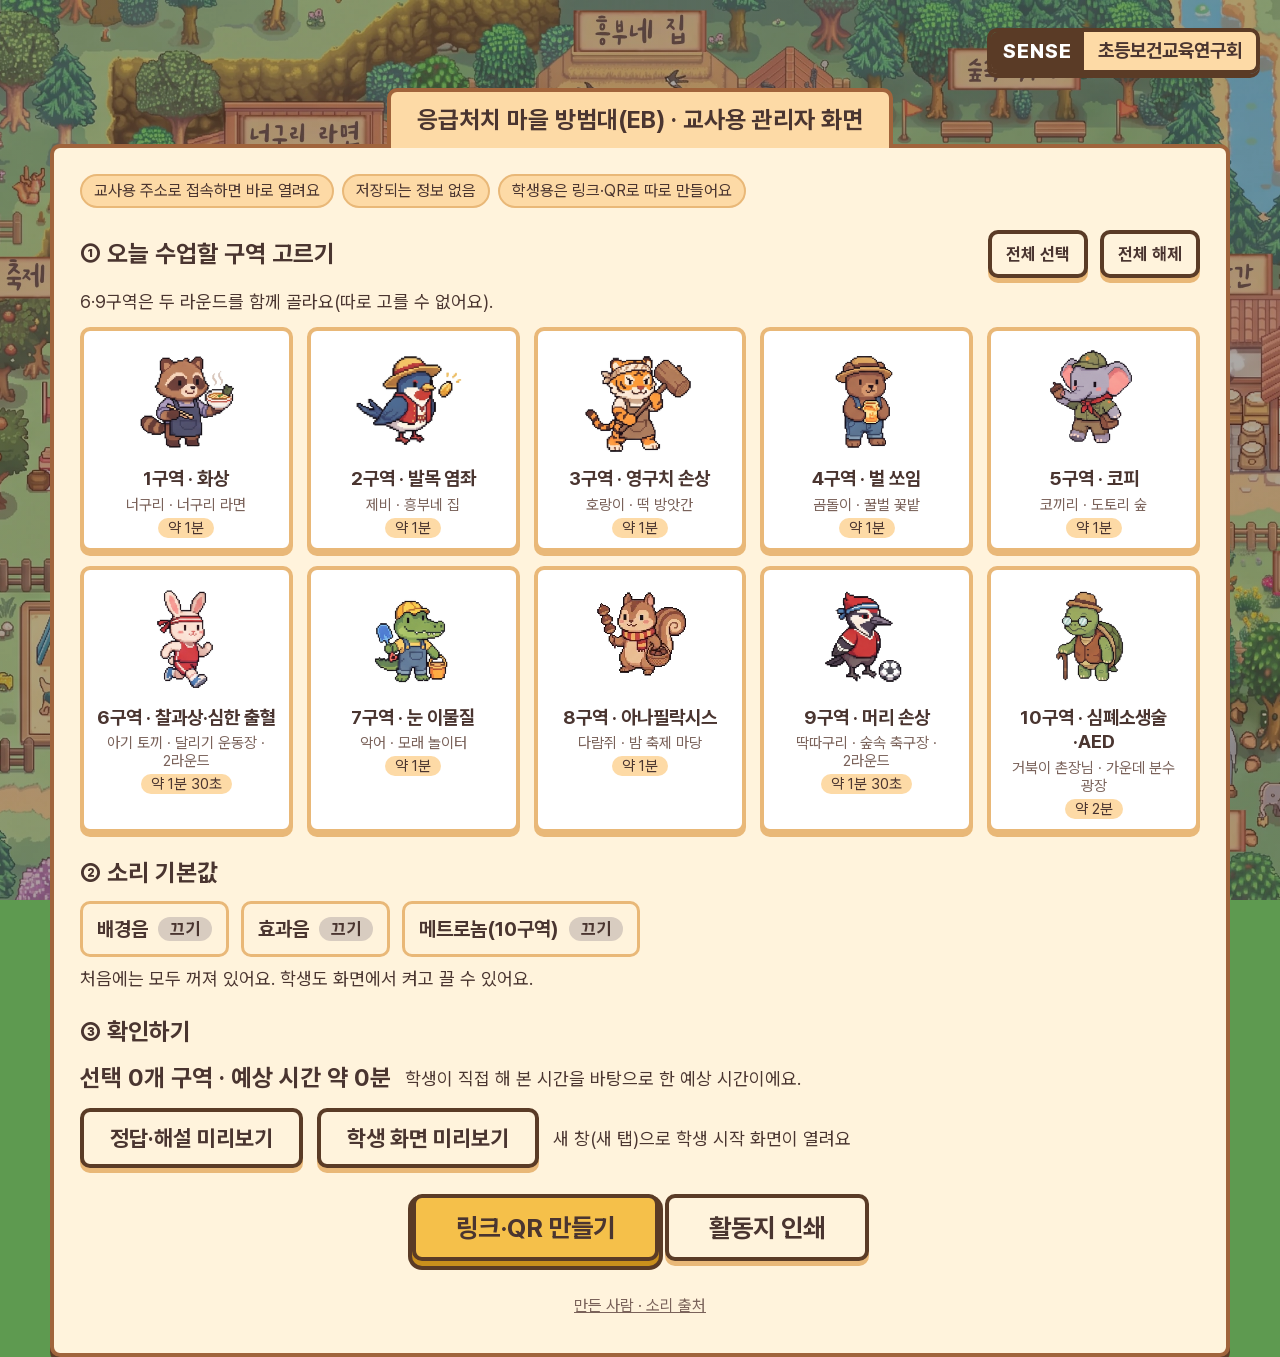
<file: index.html>
<!doctype html>
<html lang="ko">
<head>
<meta charset="utf-8">
<meta name="viewport" content="width=device-width, initial-scale=1, viewport-fit=cover">
<title>응급처치 마을 방범대(EB)</title>
<script>
  // 주소만 열었을 때(학생용 링크 정보가 하나도 없을 때)는 교사용 관리자 화면으로 보냄.
  // 교사가 만든 학생 링크(?z=…&s=…&v=…)로 들어오면 그대로 학생 시작 화면이 열림.
  if (!location.search) location.replace('teacher.html' + location.hash);
</script>
<link rel="stylesheet" href="css/fonts.css?v=20261111a">
<link rel="stylesheet" href="css/common.css?v=20261111a">
</head>
<body>

<!-- ① 시작 화면 -->
<section class="scene screen title-art" id="start">
  <div class="scene-main" style="flex-direction:column;gap:16px;padding:20px">
    <img class="title-card" src="assets/title/title_screen_small.webp" alt="">
    <h1 class="tab-title sr-only" id="appName" style="font-size:44px;padding:14px 36px;margin:0;border-bottom:var(--line) solid var(--wood);border-radius:var(--radius);box-shadow:var(--shadow)"></h1>
  </div>
  <div class="scene-bottom">
    <div class="actors title-actors">
      <div class="actor"><img class="pixel" src="assets/chars/director.png" alt="보건소장" data-scale="0.4"></div>
      <div class="actor right"><img class="pixel" src="assets/player/player_happy.png" alt="보건 대원"></div>
    </div>
    <div class="panel dialog">
      <span class="nametag" id="dirName"></span>
      <div class="row">
        <div class="line grow" id="welcome" style="min-height:0"></div>
        <button class="btn" id="goBtn"></button>
      </div>
    </div>
  </div>
  <!-- 오른쪽 위 연구회 이름표 (A안) -->
  <div class="sense-tag"><span class="s-en">SENSE</span><span class="s-ko">초등보건교육연구회</span></div>
</section>

<!-- ② 마을 지도 -->
<section class="village screen" id="village" hidden>
  <div class="world" id="world"></div>
  <div class="hud top-left"><div class="panel" id="solvedBox"></div><div class="panel" id="badgeCount"></div></div>
  <div class="badge-slots" id="badgeSlots"></div>
  <div class="hud top-right">
    <button class="btn small" id="quickBtn"></button>
    <button class="btn small" id="notebookBtn"></button>
    <button class="btn small secondary" id="soundBtnV"></button>
    <button class="btn small secondary" id="villageExitBtn"></button>
  </div>
  <div class="hud bottom-left"><span class="chip" id="moveHelp"></span></div>
  <div class="hud bottom"><button class="btn" id="helpBtn" hidden></button></div>
</section>

<!-- ③ 미션 (장소 배경) -->
<section class="scene screen" id="mission" hidden>
  <div class="scene-dim"></div>
  <div class="mission-bar">
    <div class="who"><img class="pixel" id="mWhoImg" alt=""><span class="zone" id="mZone"></span></div>
    <div class="todo" id="mSummary"></div>
    <span class="step-chip" id="mStep" hidden></span>
    <div class="top-tools">
      <button class="btn small secondary" id="soundBtnM"></button>
      <button class="btn small secondary" id="exitBtn"></button>
    </div>
  </div>
  <div class="scene-main" id="mMain"></div>
  <div class="scene-bottom">
    <div class="actors">
      <div class="actor" id="npcActor"><div class="bubble speech" id="npcBubble" hidden></div><img class="pixel" id="npcImg" alt=""></div>
      <div class="actor right" id="playerActor"><div class="bubble speech" id="playerBubble" hidden></div><img class="pixel" id="playerImg" alt="보건 대원"></div>
    </div>
    <div class="panel dialog" id="mDialog">
      <span class="nametag" id="mName"></span>
      <div class="row">
        <div class="grow">
          <div class="line" id="mLine" style="min-height:0"></div>
          <div class="note" id="mNote"></div>
          <div class="buttons" id="mReplies"></div>
        </div>
        <div id="mAction"></div>
      </div>
      <span class="next" id="mNext" hidden></span>
    </div>
  </div>
</section>

<div class="rotate-hint"><div class="big">📱↻</div><div>휴대폰은 세로로 돌려 주세요</div></div>

<script src="content.js?v=20261116a"></script>
<script src="js/common.js?v=20261111a"></script>
<script src="js/scene.js?v=20261111a"></script>
<script src="js/app.js?v=20261111a"></script>
<script src="js/village.js?v=20261111a"></script>
<script src="js/mission.js?v=20261111a"></script>
<script src="js/cpr.js?v=20261111a"></script>
<script>App.init();</script>
</body>
</html>
</file>
<file: css/fonts.css>
/* 갈무리 글꼴 (v2.40.4, SIL Open Font License – assets/fonts/Galmuri-LICENSE-OFL.txt)
   사이트 안에 글꼴 파일을 함께 넣어 두어, 학교망에서 글꼴 사이트가 막혀도 그대로 보입니다. */
@font-face { font-family: Galmuri11; font-weight: 400; font-display: swap; src: url('../assets/fonts/Galmuri11.woff2') format('woff2'); }
@font-face { font-family: Galmuri11; font-weight: 700; font-display: swap; src: url('../assets/fonts/Galmuri11-Bold.woff2') format('woff2'); }
@font-face { font-family: Galmuri9;  font-weight: 400; font-display: swap; src: url('../assets/fonts/Galmuri9.woff2') format('woff2'); }
</file>
<file: css/common.css>
/* =====================================================================
   응급처치 마을 방범대(EB) – 공통 디자인 (common.css)
   모든 화면(학생·교사)이 이 파일 하나를 함께 씁니다.
   화면마다 색·글꼴·버튼을 따로 만들지 않고, 여기 있는 것만 씁니다.
   색은 지도(map) 그림의 표지판·나무·잔디 색에서 뽑았습니다.
   글꼴: 학생 화면은 갈무리11·갈무리9 (픽셀, OFL 무료 글꼴) – css/fonts.css에서 불러옴
         교사용 화면·활동지는 프리텐다드 (OFL 무료 글꼴) – css/pretendard.css에서 불러옴
   ===================================================================== */

:root {
  /* 바탕 */
  --grass:      #8cc27a;   /* 잔디 */
  --grass-dark: #5e9a50;
  --paper:      #fff3dc;   /* 패널 안쪽 */
  --sign:       #fddaa6;   /* 지도 표지판 색 */
  --sign-dark:  #e9b878;

  /* 테두리·글자 */
  --wood:       #a0643c;   /* 표지판 나무 테두리 */
  --wood-dark:  #5a3b26;
  --ink:        #4a3530;   /* 기본 글자 (표지판 글자보다 진하게) */
  --ink-soft:   #7a625a;

  /* 상태 색 – 반드시 글자·아이콘과 함께 사용 */
  --ok:         #3f9a4e;   /* 정답 ✓ */
  --ok-bg:      #e3f4dc;
  --no:         #d9573a;   /* 오답 ✕ */
  --no-bg:      #fde4dc;
  --hint:       #3d84c6;   /* 힌트·안내 💡 */
  --hint-bg:    #e1effb;
  --gold:       #f5c04a;   /* 주요 버튼 */
  --gold-dark:  #c98f1c;

  /* 모양 */
  --line: 4px;             /* 굵은 픽셀 테두리 */
  --radius: 10px;
  --shadow: 0 5px 0 var(--wood-dark);

  /* 글꼴 */
  /* 팀 시안 글꼴: 제목·본문 모두 갈무리(픽셀, css/fonts.css). 제목·버튼·카드 이름은 굵게(700),
     작은 안내 글자는 Galmuri9. 글꼴을 못 불러오면 기기 기본 글꼴로 대신함 */
  --font-title: "Galmuri11", "Apple SD Gothic Neo", "Malgun Gothic", system-ui, sans-serif;
  --font-body:  "Galmuri11", "Apple SD Gothic Neo", "Malgun Gothic", "Noto Sans KR", system-ui, sans-serif;
  --font-small: "Galmuri9", "Galmuri11", system-ui, sans-serif;
}

* { box-sizing: border-box; }
html, body { margin: 0; height: 100%; }
body {
  background: var(--grass);
  color: var(--ink);
  font-family: var(--font-body);
  font-size: 22px;            /* 갈무리11은 11의 배수 크기에서 가장 또렷함 */
  line-height: 1.5;
  -webkit-tap-highlight-color: transparent;
  word-break: keep-all;       /* 한국어 단어 단위 줄바꿈 */
}

/* ---------- 그림: 확정 그림 그대로, 픽셀이 흐려지지 않게 ---------- */
img.pixel, .pixel img {
  image-rendering: pixelated;
  image-rendering: crisp-edges;
  -webkit-user-drag: none;
  user-select: none;
}
img { max-width: 100%; height: auto; }   /* 비율 유지 */

/* ---------- 패널 (표지판 모양) ---------- */
.panel {
  background: var(--paper);
  border: var(--line) solid var(--wood);
  border-radius: var(--radius);
  box-shadow: var(--shadow);
  padding: 16px 20px;
}
.panel.sign { background: var(--sign); }

/* ---------- 제목 ---------- */
.title, h1, h2, h3 { font-family: var(--font-title); font-weight: 700; margin: 0 0 8px; letter-spacing: 0; }
h1 { font-size: 34px; } h2 { font-size: 26px; } h3 { font-size: 22px; }

/* ---------- 버튼 ---------- */
.btn {
  font-family: var(--font-title); font-weight: 700;
  font-size: 22px;
  color: var(--ink);
  background: var(--gold);
  border: var(--line) solid var(--wood-dark);
  border-radius: var(--radius);
  box-shadow: 0 5px 0 var(--gold-dark), 0 5px 0 var(--line) var(--wood-dark);
  padding: 12px 26px;
  min-height: 60px;           /* 큰 터치 영역 */
  min-width: 60px;
  cursor: pointer;
  transition: transform .05s;
}
.btn:active { transform: translateY(4px); box-shadow: 0 1px 0 var(--gold-dark); }
.btn:disabled { opacity: .45; cursor: default; }
.btn.secondary { background: var(--paper); box-shadow: 0 5px 0 var(--sign-dark); }
.btn.small { font-size: 17px; min-height: 48px; padding: 6px 14px; }

/* ---------- 상단 미션 안내 바 ---------- */
.mission-bar {
  display: flex; align-items: center; gap: 14px;
  background: var(--sign);
  border-bottom: var(--line) solid var(--wood);
  padding: 8px 16px;
  min-height: 72px;
}
.mission-bar .who { display: flex; align-items: center; gap: 10px; }
.mission-bar .who img { width: 52px; height: 52px; object-fit: contain; }
.mission-bar .zone { font-family: var(--font-title); font-weight: 700; font-size: 22px; }
.mission-bar .todo { flex: 1; font-size: 19px; }
.step-chip {
  font-family: var(--font-title); font-size: 17px;
  background: var(--wood); color: #fff; border-radius: 999px; padding: 4px 12px;
}
.top-tools { display: flex; gap: 8px; }

/* ---------- 장소 화면 (주민 대화 · 구급가방 · O/X · 행동 선택 공통) ----------
   배경: 지도에서 그 구역 장소를 확대 (scene.js) + 살짝 어둡게
   위: 미션 안내 바 / 가운데: 문제(물품 카드·O/X 버튼·보기) / 아래: 주민·보건 대원 + 대화창 */
.scene {
  position: relative; width: 100%; height: 100vh; height: 100dvh; overflow: hidden;   /* dvh: 아이패드 사파리 주소창을 뺀 실제 높이 */
  background-color: var(--grass-dark); background-repeat: no-repeat;
  display: flex; flex-direction: column;
}
.scene-dim { position: absolute; inset: 0; background: rgba(40, 28, 20, .38); pointer-events: none; }
.scene > *:not(.scene-dim) { position: relative; }
.scene-main { flex: 1; display: flex; align-items: flex-start; justify-content: center; padding: 10px clamp(20px, 19vw, 250px) 8px; min-height: 0; overflow-y: auto; overscroll-behavior: contain; }
/* 내용이 짧으면 가운데, 화면보다 길면 위에서부터 보이고 이 칸 안에서 스크롤 (대화창 뒤로 숨지 않게) */
.scene-main > * { margin-top: auto; margin-bottom: auto; }
.scene-bottom { position: relative; padding: 0 24px 20px; }
/* 주민(왼쪽) · 보건 대원(오른쪽): 대화창 위에 서 있고, 발끝 기준·같은 배율 */
.actors { position: absolute; left: 24px; right: 24px; bottom: calc(100% - 22px); display: flex; justify-content: space-between; align-items: flex-end; pointer-events: none; }
.actor { display: flex; flex-direction: column; align-items: flex-start; gap: 6px; }
.actor.right { align-items: flex-end; }
.actor img { display: block; }

/* 문제를 올려놓는 반투명 판 */
.board { background: rgba(255, 243, 220, .93); border: var(--line) solid var(--wood); border-radius: var(--radius); box-shadow: var(--shadow); padding: 16px 18px; }

/* ---------- 말풍선 ---------- */
.bubble {
  position: relative; background: #fff;
  border: 3px solid var(--wood-dark); border-radius: 14px;
  padding: 10px 16px; font-size: 19px; max-width: 230px;
}
.bubble::after {
  content: ""; position: absolute; left: 32px; bottom: -14px;
  border: 7px solid transparent; border-top-color: var(--wood-dark);
}

/* ---------- 대화창 (화면 아래) ---------- */
.dialog { position: relative; padding-top: 26px; }
.dialog .nametag {
  position: absolute; top: -14px; left: 18px;
  font-family: var(--font-title); font-size: 19px;
  background: var(--wood); color: #fff;
  border: 3px solid var(--wood-dark); border-radius: 8px; padding: 2px 14px;
}
.dialog .line { font-size: 22px; line-height: 1.6; min-height: 66px; }
.dialog .next { position: absolute; right: 16px; bottom: 8px; font-size: 16px; color: var(--ink-soft); animation: blink 1s steps(2) infinite; }
@keyframes blink { 50% { opacity: 0; } }

/* ---------- 물품 카드 ---------- */
.item-grid { display: grid; grid-template-columns: repeat(3, 1fr); gap: 14px; }
.item-card {
  position: relative;
  display: flex; flex-direction: column; align-items: center; justify-content: center; gap: 6px;
  background: #fff; border: var(--line) solid var(--sign-dark); border-radius: var(--radius);
  box-shadow: 0 4px 0 var(--sign-dark);
  padding: 10px 8px; min-height: 150px; cursor: pointer;
  font-size: 22px; font-weight: 700; text-align: center;
}
.item-card img { height: 78px; width: auto; }
/* 고른 물품: 카드와 개수를 빨간색으로 눈에 띄게 */
.bag-count { font-family: var(--font-title); font-weight: 700; text-align: right; margin-bottom: 8px; }
.bag-count.on { color: #D32F2F; font-size: 1.2em; }
.item-card.picked { border-color: #D32F2F; box-shadow: 0 4px 0 #D32F2F; background: #FDE7E7; color: #B71C1C; }
.item-card.picked::before {
  content: "✓ 담았어요"; position: absolute; top: -12px; right: -8px;
  font-family: var(--font-title); font-size: 14px; color: #fff;
  background: #D32F2F; border: 2px solid var(--wood-dark); border-radius: 8px; padding: 1px 8px;
}

/* ---------- 결과 표시: 색 + 아이콘 + 글자 ---------- */
.result { border-radius: var(--radius); padding: 10px 14px; border: 3px solid; display: flex; gap: 10px; align-items: flex-start; }
.result .icon { font-family: var(--font-title); font-size: 22px; line-height: 1.2; flex: none; }
.result.ok   { background: var(--ok-bg);   border-color: var(--ok); }
.result.ok .icon { color: var(--ok); }
.result.no   { background: var(--no-bg);   border-color: var(--no); }
.result.no .icon { color: var(--no); }
.result.hint { background: var(--hint-bg); border-color: var(--hint); }
.result.hint .icon { color: var(--hint); }

/* ---------- O/X 버튼 ---------- */
.ox { display: flex; gap: 24px; justify-content: center; }
.ox .btn { font-family: var(--font-title); font-size: 64px; width: 160px; height: 140px; line-height: 1; }
.ox .btn.o { background: #e3f4dc; box-shadow: 0 6px 0 var(--ok); }
.ox .btn.x { background: #fde4dc; box-shadow: 0 6px 0 var(--no); }

/* ---------- 팝업 ---------- */
.overlay { position: fixed; inset: 0; background: rgba(40, 28, 20, .55); display: flex; align-items: center; justify-content: center; z-index: 50; }
.popup { width: min(560px, 92vw); text-align: center; }
.popup .actions { display: flex; gap: 12px; justify-content: center; margin-top: 14px; }

/* ---------- 작은 화면(휴대폰 세로) 대응 ---------- */
@media (max-width: 700px) {
  body { font-size: 18px; }
  .item-grid { grid-template-columns: repeat(2, 1fr); }
  .stage .actor { height: 150px; }
  .mission-bar { flex-wrap: wrap; }
}

/* 작은 안내 글자 (Galmuri9) */
.note, .helpline, .dialog .next { font-family: var(--font-small); font-size: 18px; }

/* O/X 버튼 기호: 갈무리 글꼴의 ◯ 와 × 사용 (영문 O는 숫자 0처럼 보여서). × 가 작게 그려져 조금 키움 */
.ox .btn.x { font-size: 96px; }

/* ---------- 팝업 안쪽 · 잠깐 안내 ---------- */
.popup.wide { width: min(900px, 94vw); text-align: left; }
.popup .popup-body { max-height: 62vh; overflow-y: auto; }
.popup h2 { text-align: center; }
.toast {
  position: fixed; left: 50%; bottom: 40px; transform: translateX(-50%); z-index: 80;
  background: var(--wood-dark); color: #fff; font-family: var(--font-title); font-weight: 700;
  padding: 12px 22px; border-radius: var(--radius); box-shadow: var(--shadow);
}

/* ---------- 켜기/끄기 버튼 (소리 설정) ---------- */
.switch {
  display: inline-flex; align-items: center; gap: 10px;
  font-family: var(--font-title); font-weight: 700; font-size: 20px; color: var(--ink);
  background: var(--paper); border: 3px solid var(--sign-dark); border-radius: var(--radius);
  padding: 8px 14px; min-height: 56px; cursor: pointer;
}
.switch .state { border-radius: 999px; padding: 2px 12px; font-size: 17px; background: #d8ccc0; color: var(--ink); }
.switch[aria-pressed="true"] { border-color: var(--ok); background: var(--ok-bg); }
.switch[aria-pressed="true"] .state { background: var(--ok); color: #fff; }

/* =====================================================================
   교사용 관리자 화면
   ===================================================================== */
/* 교사용 화면·활동지 글꼴: 프리텐다드. 이 페이지 안의 팝업·QR 화면까지 모두 적용됨 */
.teacher-page {
  --font-title: "Pretendard Variable", "Apple SD Gothic Neo", "Malgun Gothic", "Noto Sans KR", system-ui, sans-serif;
  --font-body:  var(--font-title);
  --font-small: var(--font-title);
}
.teacher-page { min-height: 100vh; padding: 28px 20px 40px; background: var(--grass-dark); position: relative; }
/* 지도 배경을 화면에 고정 (태블릿에서도 동작하도록 고정 층으로) + 살짝 어둡게 */
.teacher-page::before { content: ""; position: fixed; inset: 0; background: linear-gradient(rgba(40, 28, 20, .38), rgba(40, 28, 20, .38)), url(../assets/map/map.webp) center / cover; }
.teacher-wrap { position: relative; max-width: 1180px; margin: 0 auto; }
.tab-title {
  display: table; margin: 0 auto -4px; position: relative; z-index: 1;
  font-family: var(--font-title); font-weight: 700; font-size: 24px;
  background: var(--sign); border: var(--line) solid var(--wood); border-bottom: 0;
  border-radius: var(--radius) var(--radius) 0 0; padding: 10px 26px;
}
.teacher-panel { padding: 22px 26px 26px; }
.intro-chips { display: flex; flex-wrap: wrap; gap: 8px; margin: 4px 0 4px; }
.chip { font-family: var(--font-small); font-size: 16px; background: var(--sign); border: 2px solid var(--sign-dark); border-radius: 999px; padding: 3px 12px; }
.section { margin-top: 22px; }
.section-head { display: flex; align-items: center; gap: 12px; flex-wrap: wrap; margin-bottom: 10px; }
.section-head h2 { margin: 0; font-size: 24px; }
.section-head .grow { flex: 1; }

/* 구역 선택 카드 10장 */
.zone-grid { display: grid; grid-template-columns: repeat(5, 1fr); gap: 14px; }
.zone-card {
  position: relative; display: flex; flex-direction: column; align-items: center; gap: 4px;
  background: #fff; border: var(--line) solid var(--sign-dark); border-radius: var(--radius);
  box-shadow: 0 4px 0 var(--sign-dark); padding: 12px 8px 10px; cursor: pointer;
  font-family: inherit; color: var(--ink); text-align: center;
}
.zone-card .pic { height: 120px; display: flex; align-items: flex-end; }
.zone-card .pic img { height: 100%; width: auto; }
.zone-card .zname { font-family: var(--font-title); font-weight: 700; font-size: 19px; line-height: 1.3; }
.zone-card .zplace { font-family: var(--font-small); font-size: 15px; color: var(--ink-soft); }
.zone-card .ztime { font-family: var(--font-small); font-size: 15px; background: var(--sign); border-radius: 999px; padding: 1px 10px; }
.zone-card[aria-pressed="true"] { border-color: var(--ok); box-shadow: 0 4px 0 var(--ok); background: var(--ok-bg); }
.zone-card[aria-pressed="true"]::before {
  content: "✓ 선택"; position: absolute; top: -12px; right: -6px;
  font-family: var(--font-title); font-weight: 700; font-size: 14px; color: #fff;
  background: var(--ok); border: 2px solid var(--wood-dark); border-radius: 8px; padding: 1px 8px;
}
.sound-row { display: flex; gap: 12px; flex-wrap: wrap; }
.summary-box { display: flex; align-items: center; gap: 14px; flex-wrap: wrap; }
.summary-box .big { font-family: var(--font-title); font-weight: 700; font-size: 24px; }
.make-row { text-align: center; margin-top: 26px; }
.make-row .btn { font-size: 26px; padding: 14px 40px; }
.credits-link { display: block; margin: 22px auto 0; background: none; border: 0; font-family: var(--font-small); font-size: 16px; color: var(--ink-soft); text-decoration: underline; cursor: pointer; min-height: 44px; }

/* 정답·해설 미리보기 */
.answer-zone { border-top: 3px dashed var(--sign-dark); padding: 12px 0; }
.answer-zone h3 { font-size: 20px; }
.answer-zone dl { margin: 0; display: grid; grid-template-columns: 170px 1fr; gap: 4px 12px; font-size: 18px; }
.answer-zone dt { font-family: var(--font-title); font-weight: 700; color: var(--wood); }
.answer-zone dd { margin: 0; }

/* 링크·QR */
.qr-layout { display: flex; gap: 28px; align-items: flex-start; flex-wrap: wrap; }
.qr-box { background: #fff; border: var(--line) solid var(--wood); border-radius: var(--radius); padding: 14px; }
.qr-box canvas { display: block; image-rendering: pixelated; }
.qr-side { flex: 1; min-width: 320px; display: flex; flex-direction: column; gap: 12px; }
.link-text { font-family: var(--font-small); font-size: 15px; word-break: break-all; background: #fff; border: 2px solid var(--sign-dark); border-radius: 8px; padding: 8px 10px; user-select: all; }
.btn-col { display: flex; flex-direction: column; gap: 12px; align-items: stretch; }
.qr-full { position: fixed; inset: 0; z-index: 90; background: #fff; display: flex; flex-direction: column; align-items: center; justify-content: center; gap: 2vh; cursor: pointer; }
.qr-full .big-text { font-family: var(--font-title); font-weight: 700; font-size: clamp(28px, 4vw, 52px); }
.qr-full canvas { image-rendering: pixelated; }
.qr-full .close-note { font-family: var(--font-small); font-size: 18px; color: var(--ink-soft); }

@media (max-width: 1000px) { .zone-grid { grid-template-columns: repeat(3, 1fr); } }
@media (max-width: 640px)  { .zone-grid { grid-template-columns: repeat(2, 1fr); } .answer-zone dl { grid-template-columns: 1fr; } }

/* =====================================================================
   학생 화면 – 마을 지도
   ===================================================================== */
.screen[hidden] { display: none !important; }
.village { position: fixed; inset: 0; overflow: hidden; background: var(--grass-dark); touch-action: none; user-select: none; }
.world { position: absolute; left: 0; top: 0; transform-origin: 0 0; background: url(../assets/map/map.webp) 0 0 / 100% 100% no-repeat; }
.npc { position: absolute; transform: translate(-50%, -100%); display: flex; flex-direction: column; align-items: center; pointer-events: none; }
.npc img { display: block; }
.marker {
  font-family: var(--font-title); font-weight: 700; font-size: 20px; line-height: 1;
  border: 3px solid var(--wood-dark); border-radius: 10px; padding: 4px 9px; margin-bottom: 4px; background: #fff;
}
.marker.need { background: var(--gold); font-size: 26px; animation: bob 1s ease-in-out infinite; pointer-events: auto; cursor: pointer; position: relative; }
.marker.need::after { content: ""; position: absolute; inset: -14px; }   /* 손가락으로 누르기 쉽게 누르는 자리를 넓힘 */
.marker.done { background: var(--ok); color: #fff; }
.marker.lock { background: #d8ccc0; font-size: 16px; }
@keyframes bob { 50% { transform: translateY(-6px); } }
.npc-name { font-family: var(--font-small); font-size: 15px; background: rgba(255, 243, 220, .92); border: 2px solid var(--wood); border-radius: 6px; padding: 0 6px; margin-top: 2px; white-space: nowrap; }
.player-sprite { position: absolute; width: 112px; height: 150px; transform: translate(-50%, -100%); background: url(../assets/player/player_walk.png?v=20261106) 0 0 / 448px 600px no-repeat; image-rendering: pixelated; pointer-events: none; }

.hud { position: absolute; z-index: 5; }
.hud.top-left { left: 14px; top: 14px; display: flex; gap: 8px; }
.badge-slots { position: absolute; z-index: 5; left: 14px; top: 188px; width: 200px; display: grid; grid-template-columns: repeat(5, 1fr); gap: 3px; padding: 5px; background: rgba(255, 243, 220, .92); border: 3px solid var(--wood); border-radius: 8px; }
.badge-slot { padding: 0; border: 0; background: none; cursor: pointer; display: flex; flex-direction: column; align-items: center; }
.badge-slot img { width: 100%; aspect-ratio: 1; object-fit: contain; display: block; filter: grayscale(1); opacity: .55; }
.badge-slots { cursor: zoom-in; }
.badge-slot .slot-num { font-family: var(--font-title); font-weight: 700; font-size: 11px; line-height: 1.1; color: var(--wood-dark); }
.badge-slot:not(.done) .slot-num { color: #8a7f76; }
.badge-slot.done img { filter: none; opacity: 1; }
.hud.top-right { right: 14px; top: 14px; display: flex; gap: 8px; }
.hud.bottom { left: 0; right: 0; bottom: 18px; display: flex; justify-content: center; pointer-events: none; }
.hud.bottom .btn { pointer-events: auto; font-size: 26px; padding: 14px 34px; }
.hud.bottom-left { left: 14px; bottom: 14px; }
.hud .panel { padding: 8px 14px; font-family: var(--font-title); font-weight: 700; }
.quick-list { display: flex; flex-direction: column; gap: 10px; }
.quick-list .btn { display: flex; align-items: center; gap: 12px; text-align: left; font-size: 19px; }
.quick-list .btn img { height: 48px; width: auto; }
.quick-list .btn .done-tag { margin-left: auto; color: var(--ok); }

/* =====================================================================
   학생 화면 – 미션
   ===================================================================== */
.mission-bar .who img { height: 52px; width: auto; }
.board.scroll { max-height: 100%; overflow-y: auto; }
.choices { display: grid; grid-template-columns: 1fr 1fr; gap: 12px; width: 100%; }
.choice {
  display: flex; align-items: center; gap: 10px; text-align: left;
  font-family: var(--font-body); font-size: 20px; font-weight: 700; color: var(--ink); line-height: 1.4;
  background: #fff; border: var(--line) solid var(--sign-dark); border-radius: var(--radius); box-shadow: 0 4px 0 var(--sign-dark);
  padding: 12px 14px; min-height: 84px; cursor: pointer;
}
.choice .num { font-family: var(--font-title); font-size: 24px; flex: none; }
.choice.wrong { border-color: var(--no); background: var(--no-bg); box-shadow: 0 4px 0 var(--no); }
.choice.wrong .num::after { content: " ✕"; color: var(--no); }
.choice.right { border-color: var(--ok); background: var(--ok-bg); box-shadow: 0 4px 0 var(--ok); }
.choice.right .num::after { content: " ✓"; color: var(--ok); }
.choice:disabled { cursor: default; }
.answer-list { display: flex; flex-direction: column; gap: 8px; }
.answer-list h3 { margin: 6px 0 2px; font-size: 20px; }
.answer-row { display: flex; gap: 12px; align-items: center; }
.answer-row img { height: 52px; width: 70px; object-fit: contain; flex: none; }
.answer-row .name { font-family: var(--font-title); font-weight: 700; }
.answer-row .fb { font-size: 18px; }
.dialog .row { display: flex; align-items: flex-end; gap: 16px; }
.dialog .row .grow { flex: 1; min-width: 0; }
.dialog .buttons { display: flex; gap: 12px; flex-wrap: wrap; margin-top: 8px; }
.dialog.clickable { cursor: pointer; }
.big-title { font-family: var(--font-title); font-weight: 700; font-size: 33px; text-align: center; margin: 0 0 6px; }
.notebook {
  background: #fffdf4 repeating-linear-gradient(transparent 0 43px, #e9dcc2 43px 44px);
  border: var(--line) solid var(--wood); border-left: 14px solid var(--no); border-radius: var(--radius); box-shadow: var(--shadow);
  padding: 16px 22px; width: 100%; max-height: 100%; overflow-y: auto;
}
.notebook ol { margin: 4px 0; padding: 0; list-style: none; }
.notebook li { line-height: 44px; font-size: 20px; }
.notebook .sub { font-family: var(--font-title); font-weight: 700; color: var(--wood); margin-top: 6px; }
.notebook .danger { color: #C62828; font-weight: 700; text-decoration: underline; text-underline-offset: 3px; }
.notebook .foot { color: var(--no); font-weight: 700; line-height: 44px; }
.complete-box { display: flex; flex-direction: column; align-items: center; gap: 6px; }
.complete-box .badge { height: min(300px, 36vh); width: auto; }
.badge-row { display: flex; flex-wrap: wrap; gap: 10px; justify-content: center; }
.badge-row img { height: 120px; width: auto; }
.speech { position: absolute; bottom: 100%; left: 0; margin-bottom: 8px; }
.actor { position: relative; }
.actor.right .speech { left: auto; right: 0; }
.actor.right .speech.bubble::after { left: auto; right: 32px; }

@media (max-width: 900px) {
  .scene-main { padding: 10px 14px 0; }
  .choices { grid-template-columns: 1fr; }
  .choice { min-height: 60px; font-size: 18px; }
}

/* 휴대폰 세로 화면 (웹 대응만 – 수업은 태블릿·PC 우선) */
@media (max-width: 700px) {
  .scene { height: 100dvh; }
  .scene-main { padding: 8px 10px 0; overflow-y: auto; align-items: flex-start; }
  .mission-bar { gap: 6px; padding: 6px 8px; min-height: 0; }
  .mission-bar .todo { display: none; }
  .mission-bar .zone { font-size: 17px; }
  .actor { transform: scale(.5); transform-origin: bottom left; }
  .actor.right { transform-origin: bottom right; }
  .speech { display: none; }
  .dialog .row { flex-direction: column; align-items: stretch; }
  .dialog .line { font-size: 19px; }
  .item-card { min-height: 110px; font-size: 18px; }
  .item-card img { height: 54px; }
  .ox .btn { width: 120px; height: 110px; font-size: 52px; }
  .hud.bottom-left { display: none; }
}

/* =====================================================================
   10구역 심폐소생술·AED
   ===================================================================== */
.cpr-figure { position: relative; display: inline-block; flex: none; }
.cpr-figure > img:first-child { height: 100%; width: auto; display: block; }
.zone-hi { position: absolute; border: 4px solid var(--no); background: rgba(217, 87, 58, .25); border-radius: 8px; }
.hand-dot { position: absolute; width: 22px; height: 22px; margin: -11px 0 0 -11px; border-radius: 50%; background: var(--no); border: 3px solid #fff; box-shadow: 0 0 0 3px var(--no); }
.method-list { display: grid; grid-template-columns: auto 1fr; gap: 6px 14px; margin: 0; font-size: 20px; }
.method-list dt { font-family: var(--font-title); font-weight: 700; color: var(--wood); }
.method-list dd { margin: 0; }

/* 리듬 트레이너 */
.rhythm { width: 100%; display: flex; flex-direction: column; align-items: center; gap: 10px; }
.rhythm-top { background: rgba(255, 243, 220, .93); border: 2px solid var(--wood); border-radius: 8px; padding: 4px 12px; text-align: center; }
.rhythm-body { display: flex; gap: 18px; align-items: center; }
/* 가슴 압박 장면 (cpr_press 그림 한 장) */
.press-scene .presser { transform-origin: 50% 100%; }
/* 누를 때마다 살짝 눌렸다 올라옴 + 손 위치에 '꾹' 표시 (누르는 시늉) */
.presser.down { animation: press .22s ease-out; }
@keyframes press { 45% { transform: translateY(2.5%) scaleY(.975); } }
.press-ring { position: absolute; width: 18%; aspect-ratio: 1; transform: translate(-50%, -50%) scale(.3); border: 5px solid var(--gold); border-radius: 50%; opacity: 0; pointer-events: none; }
.press-ring.down { animation: ring .35s ease-out; }
@keyframes ring { 0% { opacity: 1; transform: translate(-50%, -50%) scale(.3); } 100% { opacity: 0; transform: translate(-50%, -50%) scale(1.1); } }
.rhythm-panel { display: flex; flex-direction: column; align-items: center; gap: 6px; min-width: 420px; }
.beat { width: 64px; height: 64px; border-radius: 50%; border: 4px solid var(--wood-dark); background: var(--paper); }
.beat.on { animation: beat .35s ease-out; }
@keyframes beat { 0% { background: var(--gold); transform: scale(1.2); } 100% { background: var(--paper); transform: scale(1); } }
.counters { display: flex; gap: 18px; white-space: nowrap; font-family: var(--font-title); font-weight: 700; font-size: 24px; }
.judge { font-family: var(--font-title); font-weight: 700; font-size: 22px; min-height: 33px; text-align: center; }
.judge.good { color: var(--ok); }
.judge.bad { color: var(--no); }
.press-btn { font-size: 30px; padding: 16px 70px; touch-action: manipulation; }

/* AED 본체 버튼(그림 위 투명 단추) · 패드 */
.aed-btn { position: absolute; aspect-ratio: 1; transform: translate(-50%, -50%); border-radius: 50%; border: 0; background: transparent; cursor: pointer; padding: 0; }
.aed-btn.glow:not(:disabled) { box-shadow: 0 0 0 5px #fff, 0 0 0 9px var(--gold); animation: glow 1s ease-in-out infinite; }
@keyframes glow { 50% { box-shadow: 0 0 0 5px #fff, 0 0 0 14px var(--gold); } }
.aed-voice { font-family: var(--font-title); font-weight: 700; background: #222; color: #9ff59f; border-radius: 8px; padding: 8px 14px; max-width: 640px; text-align: center; }
.pad-tray { display: flex; flex-direction: column; gap: 14px; align-items: center; }
.pad { background: none; border: 3px dashed transparent; border-radius: 10px; padding: 4px; cursor: grab; touch-action: none; position: relative; z-index: 3; }
.pad img { height: min(130px, 17vh); width: auto; display: block; pointer-events: none; }
.pad.selected { border-color: var(--hint); background: var(--hint-bg); }
.pad.dragging { cursor: grabbing; z-index: 20; }
.pad-stuck { position: absolute; height: 17%; width: auto; transform: translate(-50%, -50%); pointer-events: none; }
/* 가로로 붙이는 패드: 그림은 그대로 두고 90도 돌림 (크기는 그림 폭 기준이라 휴대폰에서도 같은 비율) */
.pad-stuck.sideways { height: auto; width: 15.6%; transform: translate(-50%, -50%) rotate(90deg); }
.zone-flash { position: absolute; border-radius: 8px; pointer-events: none; }
.zone-flash.on { border: 3px dashed var(--ok); animation: softflash 1.2s ease-in-out infinite; }
@keyframes softflash { 50% { background: rgba(63, 154, 78, .28); } }

/* 마을의 응급처치 수첩 목록 (배지 카드) */
.nb-grid { display: grid; grid-template-columns: repeat(auto-fill, minmax(150px, 1fr)); gap: 12px; }
.nb-card { display: flex; flex-direction: column; align-items: center; gap: 4px; padding: 10px 6px; border-radius: var(--radius); border: var(--line) solid var(--sign-dark); background: #fff; font-family: var(--font-title); font-weight: 700; font-size: 17px; color: var(--ink); text-align: center; }
.nb-card.done { cursor: pointer; box-shadow: 0 4px 0 var(--sign-dark); }
.nb-card.done:active { transform: translateY(3px); }
.nb-card img { height: 120px; width: auto; }
.nb-card.locked { background: var(--paper); border-style: dashed; }
.nb-q { height: 120px; display: flex; align-items: center; justify-content: center; font-size: 56px; color: var(--sign-dark); }

/* 10구역 3지선다: 보기 칸을 촘촘하게 (설명이 한 화면에 들어오게) */
.choices.compact { gap: 8px; }
.choices.compact .choice { min-height: 0; padding: 8px 12px; font-size: 19px; }

/* 리듬 연습 안내: 옆으로 넓은 글상자 한 장 (아이패드에서도 한 화면에) */
.rhythm-guide { width: 100%; max-width: 900px; display: flex; flex-direction: column; gap: 10px; }
.rg-row { display: flex; gap: 16px; align-items: center; }
.rg-text { flex: 1; display: flex; flex-direction: column; gap: 6px; }

/* 말풍선이 가운데 글상자를 가리지 않게 화면 너비에 맞춰 폭 제한 */
.speech.bubble { max-width: min(230px, 17vw); }

/* 사파리(아이패드)에서 버튼 글씨가 파랗게 나오지 않게 */
button { color: var(--ink); }
.item-card, .choice, .zone-card, .nb-card, .switch { color: var(--ink); }

/* 세로가 짧은 태블릿 가로 화면 (아이패드 10세대·갤럭시탭 등 – 브라우저 주소창을 빼면 세로 약 650~760px) */
@media (max-height: 780px) {
  body { font-size: 20px; }
  .mission-bar { min-height: 56px; padding: 5px 14px; }
  .mission-bar .who img { height: 42px; }
  .mission-bar .zone { font-size: 20px; }
  .btn { min-height: 52px; padding: 8px 20px; font-size: 20px; }
  .btn.small { min-height: 44px; font-size: 16px; }
  .item-grid { gap: 10px; }
  .item-card { min-height: 112px; padding: 6px; font-size: 20px; }
  .item-card img { height: 58px; }
  .dialog { padding-top: 22px; padding-bottom: 10px; }
  .dialog .line { font-size: 20px; }
  .scene-bottom { padding-bottom: 12px; }
  .ox .btn { height: 112px; width: 140px; }
  .choice { min-height: 64px; padding: 8px 12px; font-size: 19px; }
  .board { padding: 12px 14px; }
  .notebook li { line-height: 38px; font-size: 19px; }
}

/* =====================================================================
   스마트폰 세로 화면 (성과공유회용) – 그림·색·글꼴은 그대로, 배치만 세로로
   ===================================================================== */
@media (max-width: 600px) and (orientation: portrait) {
  body { font-size: 17px; }
  /* 위쪽 안내 바: 한 줄 */
  .mission-bar { flex-wrap: nowrap; gap: 6px; padding: 6px 8px; min-height: 0; }
  .mission-bar .who { gap: 6px; min-width: 0; flex: 1; }
  .mission-bar .who img { height: 30px; }
  .mission-bar .zone { font-size: 16px; white-space: nowrap; overflow: hidden; text-overflow: ellipsis; }
  .mission-bar .todo { display: none; }
  .step-chip { font-size: 13px; padding: 2px 8px; white-space: nowrap; }
  .top-tools { gap: 4px; flex: none; }
  .top-tools .btn.small { min-height: 38px; min-width: 0; padding: 2px 8px; font-size: 13px; }

  /* 가운데 문제 칸 */
  .scene-main { padding: 8px 10px 4px; align-items: flex-start; }
  .board { padding: 10px; }
  .item-grid { grid-template-columns: repeat(2, 1fr); gap: 8px; }
  .item-card { min-height: 92px; font-size: 16px; padding: 6px 4px; }
  .item-card img { height: 46px; }
  .choices { grid-template-columns: 1fr; gap: 8px; }
  .choice { min-height: 0; font-size: 16px; padding: 8px 10px; }
  .ox { gap: 16px; }
  .ox .btn { width: 120px; height: 104px; font-size: 52px; }
  .ox .btn.x { font-size: 78px; }
  .result { padding: 8px 10px; font-size: 16px; }
  .answer-row img { height: 40px; width: 52px; }

  /* 아래: 주민·보건 대원은 대화창 바로 위에 작게 한 줄로 (글상자를 가리지 않게) */
  .scene-bottom { display: flex; flex-direction: column; padding: 0 8px 8px; }
  .actors { position: static; display: flex; justify-content: space-between; align-items: flex-end; height: 84px; margin: 0 6px -6px; }
  .actor, .actor.right { transform: none; }
  .actor img { height: auto !important; max-height: 84px; width: auto; }
  .speech { display: none; }
  .dialog { padding-top: 20px; padding-bottom: 8px; }
  .dialog .nametag { font-size: 15px; top: -12px; }
  .dialog .line { font-size: 17px; line-height: 1.5; }
  .dialog .row { flex-direction: column; align-items: stretch; gap: 8px; }
  .dialog .buttons .btn, .dialog #mAction .btn { width: 100%; }
  .btn { min-height: 48px; font-size: 18px; padding: 8px 14px; }
  .note, .helpline { font-size: 14px; }

  /* 수첩·미션 완료 */
  .notebook { padding: 10px 12px; border-left-width: 8px; }
  .notebook li { line-height: 1.6; font-size: 16px; margin-bottom: 4px; }
  .complete-box .badge { height: min(200px, 26vh); }
  .big-title { font-size: 24px; }

  /* 10구역: 옆으로 놓던 것을 위아래로, 그림은 화면에 맞게 */
  .cpr-row { flex-direction: column !important; gap: 10px !important; width: 100%; }
  .notebook.cpr-row { align-items: center !important; }
  .cpr-figure { height: auto !important; max-width: 100%; }
  .cpr-figure > img:first-child { height: auto; max-height: 30vh; max-width: 100%; }
  .press-scene > img { max-height: 24vh !important; }
  .rg-row { flex-direction: column; gap: 6px; }
  .rhythm-body { flex-direction: column; gap: 8px; }
  .rhythm-panel { min-width: 0; width: 100%; }
  .counters { font-size: 19px; }
  .judge { font-size: 18px; }
  .press-btn { width: 100%; font-size: 26px; padding: 14px; }
  .method-list { font-size: 15px; }
  .pad-tray { flex-direction: row; justify-content: center; }
  .pad img { height: min(96px, 13vh); }
  .aed-voice { font-size: 15px; }

  /* 마을 위쪽 버튼 */
  .hud.top-right { gap: 4px; }
  .hud.top-right .btn.small { min-height: 40px; font-size: 13px; padding: 2px 8px; }
  .hud .panel { padding: 4px 8px; font-size: 14px; }
  .popup.wide { width: 94vw; }
  .nb-grid { grid-template-columns: repeat(2, 1fr); }
  .nb-card img, .nb-q { height: 90px; }
}

/* 휴대폰을 가로로 돌렸을 때: 세로로 돌려 달라는 안내 */
.rotate-hint { display: none; }
@media (orientation: landscape) and (max-height: 480px) {
  .rotate-hint { display: flex; position: fixed; inset: 0; z-index: 200; background: var(--paper); flex-direction: column; align-items: center; justify-content: center; gap: 10px; font-family: var(--font-title); font-weight: 700; font-size: 22px; color: var(--ink); text-align: center; }
  .rotate-hint .big { font-size: 48px; }
}

/* 가상 조이스틱 (터치 화면) */
.joystick { position: absolute; z-index: 6; left: 18px; bottom: 18px; width: 128px; height: 128px; border-radius: 50%;
  background: rgba(255, 243, 220, .55); border: 4px solid rgba(90, 59, 38, .7); touch-action: none; }
.joystick .knob { position: absolute; left: 50%; top: 50%; width: 56px; height: 56px; margin: -28px 0 0 -28px; border-radius: 50%;
  background: var(--gold); border: 4px solid var(--wood-dark); box-shadow: 0 3px 0 var(--gold-dark); pointer-events: none; }
.village.touch .hud.bottom-left { display: none; }
/* 미니맵 (지도 그림 그대로 작게) */
.minimap { position: absolute; z-index: 6; left: 14px; top: 64px; width: 200px; aspect-ratio: 2752 / 1536;
  background: url(../assets/map/map.webp) 0 0 / 100% 100%; border: 3px solid var(--wood-dark); border-radius: 8px; box-shadow: var(--shadow); cursor: pointer; transition: width .15s; }
.minimap.big { width: min(560px, 90vw); z-index: 7; }
.mm-npc, .mm-me { position: absolute; transform: translate(-50%, -50%); border-radius: 50%; pointer-events: none; }
.mm-npc { width: 10px; height: 10px; border: 2px solid #fff; }
.mm-npc.need { background: var(--gold); box-shadow: 0 0 0 2px var(--wood-dark); }
.mm-npc.done { background: var(--ok); }
.mm-npc.lock { background: #9a8f86; width: 7px; height: 7px; }
.mm-me { width: 12px; height: 12px; background: var(--no); border: 2px solid #fff; box-shadow: 0 0 0 2px var(--no); animation: blink 1s steps(2) infinite; }

@media (max-width: 600px) and (orientation: portrait) {
  .mission-bar:has(.step-chip:not([hidden])) .zone { display: none; }   /* 단계 표시가 있을 때는 이름 대신 그림만 */
  .hud.top-left { top: 76px; }
  .minimap { top: 116px; width: 130px; }
  .badge-slots { top: 196px; width: 150px; }
  .minimap.big { width: 90vw; }
  .hud.bottom { bottom: 158px; }
  .hud.bottom .btn { font-size: 20px; padding: 10px 20px; }
  .joystick { width: 118px; height: 118px; }
  .rhythm-top { font-size: 13px; padding: 2px 8px; }
  .beat { width: 40px; height: 40px; }
  .press-scene > img { max-height: 18vh !important; }
  .rhythm { gap: 6px; }
}
@media (max-width: 600px) and (orientation: portrait) {
  /* 리듬 연습 중에는 [누르기!] 버튼이 꼭 보이게 아래 캐릭터 줄을 숨김 */
  #mission:has(.rhythm) .actors, #mission:has(.rhythm-guide) .actors { display: none; }
}
/* 교사용 화면 – 휴대폰 */
@media (max-width: 600px) {
  .teacher-page { padding: 14px 10px 30px; }
  .teacher-panel { padding: 16px 14px 18px; }
  .qr-layout { gap: 16px; }
  .qr-box { max-width: 100%; box-sizing: border-box; margin: 0 auto; }
  .qr-box canvas { width: 100%; height: auto; max-width: 100%; }
  .qr-layout > * { min-width: 0; max-width: 100%; }
  .overlay canvas, .qr-full canvas { max-width: 86vw; height: auto; }
  .qr-full .big-text { text-align: center; padding: 0 16px; font-size: 26px; }
  .overlay { text-align: center; padding: 12px; }
  .zone-card .pic { height: 84px; }
  .zone-card .zname { font-size: 17px; }
}
/* 교사용 화면 – 휴대폰 아래 [링크·QR 만들기] 띠 (PC·태블릿에서는 숨김) */
.sticky-make { display: none; }
@media (max-width: 600px) {
  .sticky-make { position: fixed; left: 0; right: 0; bottom: 0; z-index: 40; display: flex; align-items: center; gap: 10px;
    padding: 10px 12px calc(10px + env(safe-area-inset-bottom)); background: var(--paper); color: var(--ink);
    border-top: var(--line) solid var(--wood); box-shadow: 0 -4px 0 rgba(0,0,0,.15); }
  .sticky-make .sum { flex: 1; font-family: var(--font-small); font-size: 15px; line-height: 1.35; }
  .sticky-make .sum b { font-family: var(--font-title); font-size: 17px; }
  .sticky-make .btn { white-space: nowrap; }
  .teacher-page:has(#setupView:not([hidden])) { padding-bottom: 96px; }
}

/* 학생 시작 화면 – 팀 첫화면 그림
   PC·태블릿(가로): 그림을 화면 가득 배경으로, 글자 제목·캐릭터는 숨김
   휴대폰 세로: 마을 지도(장소 확대) 위에 첫화면 그림을 작게 띄우고, 보건소장·보건 대원 표시 */
.sr-only { position: absolute; width: 1px; height: 1px; overflow: hidden; clip: rect(0 0 0 0); white-space: nowrap; }
.title-card { display: none; }
@media (orientation: landscape) {
  .title-art { background: #6aa456 url(../assets/title/title_screen_small.webp) center 30% / cover no-repeat !important; }
  .title-art .title-actors { display: none; }
  .title-art .dialog { max-width: 920px; margin: 0 auto; }
}
@media (orientation: landscape) and (min-width: 1400px), (orientation: landscape) and (min-resolution: 2dppx) and (min-width: 900px) {
  .title-art { background-image: url(../assets/title/title_screen.webp) !important; }
}
@media (orientation: portrait) {
  .title-art .scene-main { justify-content: flex-start; padding-top: max(6vh, 24px) !important; }
  .title-card { display: block; width: min(94%, 640px); height: auto; border: 4px solid var(--wood, #5a3b26);
    border-radius: 6px; box-shadow: 0 6px 0 rgba(0,0,0,.35); }
  .title-art .title-actors { height: 150px !important; }
  .title-art .title-actors .actor img { max-height: 150px !important; }
}

/* 활동지: 화면 미리보기와 인쇄 (A4 794×1123px) */
.ws-kinds { display: flex; gap: 10px; justify-content: center; flex-wrap: wrap; margin-bottom: 10px; }
.ws-kinds .switch { flex-direction: column; gap: 0; align-items: flex-start; text-align: left; }
.ws-preview { max-height: 40vh; overflow: auto; background: #d8ccc0; padding: 10px; border-radius: 8px; }
.ws-preview .ws-page { margin: 0 auto 10px; box-shadow: 0 2px 6px rgba(0, 0, 0, .25); }
.ws-actions { display: flex; gap: 10px; justify-content: center; }
.ws-page { width: 794px; height: 1123px; padding: 44px 52px 36px; background: #fff; color: #222; display: flex; flex-direction: column; font-family: "Pretendard Variable", "Apple SD Gothic Neo", "Malgun Gothic", sans-serif; box-sizing: border-box; word-break: keep-all; }
.ws-page header { border-bottom: 3px solid #333; padding-bottom: 8px; margin-bottom: 18px; flex: none; }
.ws-page h1 { font-family: inherit; font-size: 26px; margin: 0 0 6px; text-align: center; }
.ws-page header p { margin: 0; text-align: right; font-size: 17px; }
.ws-body { flex: 1; min-height: 0; }
.ws-block { margin-bottom: 18px; }
.ws-block h3 { font-family: inherit; font-size: 19px; margin: 0 0 6px; background: #f0ece6; padding: 3px 10px; border-radius: 6px; }
.ws-block h3 small { font-weight: 500; font-size: 15px; }
.ws-block ol { list-style: none; margin: 0; padding: 0 4px; }
.ws-block li { font-size: 17px; line-height: 2.1; }
.ws-blank { display: inline-block; border-bottom: 1.5px solid #333; height: 1.2em; vertical-align: -3px; margin: 0 3px; }
.ws-answer { color: #C62828; font-weight: 700; text-decoration: underline; text-underline-offset: 3px; }
.ws-check { display: inline-block; width: 15px; height: 15px; border: 1.5px solid #333; border-radius: 3px; margin-right: 8px; vertical-align: -2px; }
.ws-page .danger { color: #C62828; font-weight: 700; text-decoration: underline; text-underline-offset: 3px; }
.ws-page footer { flex: none; text-align: center; font-weight: 700; font-size: 16px; border-top: 2px solid #333; padding-top: 8px; }
@media (max-width: 840px) { .ws-preview .ws-page { zoom: .5; } }

/* 마을 왼쪽 위: '해결한 주민' 칸은 빼고 모은 배지 → 배지 상자 → 미니맵 순서 (위치는 village.js stackHud) */
#solvedBox { display: none; }
@media (max-width: 600px) and (orientation: portrait) {
  .minimap:not(.big) { width: 150px; }
}

/* 배지 상자: 배지 수에 맞춰 폭이 줄어듦 (칸 크기 --slot) */
.badge-slots { width: auto !important; --slot: 34px; }
.minimap:not(.big) { left: 14px; }
@media (max-width: 600px) and (orientation: portrait) {
  .badge-slots { --slot: 27px; }
}
/* 배지 상자를 누르면 크게 (다시 누르면 원래 크기) */
.badge-slots.big { --slot: 84px; gap: 8px; padding: 10px; z-index: 8; cursor: zoom-out; box-shadow: 0 6px 18px rgba(0, 0, 0, .3); }
.badge-slots.big .slot-num { font-size: 16px; margin-top: 2px; }
@media (max-width: 600px) and (orientation: portrait) {
  .badge-slots.big { --slot: 56px; gap: 5px; }
  .badge-slots.big .slot-num { font-size: 13px; }
}

/* =====================================================================
   SENSE 초등보건교육연구회 이름표 (A안 · 나무 표지판형)
   학생 첫 화면 · 교사용 화면 오른쪽 위. 색은 마을 표지판 나무색·살구색.
   글꼴은 페이지 글꼴을 그대로 따름: 학생 화면 갈무리11, 교사용 화면 프리텐다드
   ===================================================================== */
.sense-tag {
  position: absolute; top: 16px; right: 18px; z-index: 5;
  display: inline-flex; align-items: stretch;
  border: var(--line) solid var(--wood-dark); border-radius: var(--radius);
  box-shadow: 0 4px 0 var(--wood-dark); overflow: hidden;
  font-family: var(--font-title); font-weight: 700; font-size: 22px; line-height: 1.3;
  white-space: nowrap; pointer-events: none; user-select: none;
}
.scene > .sense-tag { position: absolute; }   /* 장면 칸 공통 규칙(position: relative)보다 우선 */
.sense-tag .s-en { display: flex; align-items: center; padding: 6px 12px; background: var(--wood-dark); color: #fff; letter-spacing: 2px; }
.sense-tag .s-ko { display: flex; align-items: center; padding: 6px 14px; background: var(--sign); color: var(--ink); }

/* 교사용 화면: 프리텐다드에 맞춰 조금 작게 */
.teacher-page .sense-tag { font-size: 19px; }
.teacher-page .sense-tag .s-en { font-size: 20px; font-weight: 800; letter-spacing: 1px; }
/* 교사용 화면이 좁을 때: 가운데 제목과 겹치지 않게 제목 위 오른쪽에 따로 한 줄 */
@media (max-width: 1300px) {
  .teacher-page .sense-tag { position: relative; top: auto; right: auto; display: flex; width: fit-content; margin: 0 0 14px auto; }
}

/* 세로 화면(태블릿·휴대폰): 첫화면 그림이 이름표 아래에서 시작하도록 */
@media (orientation: portrait) {
  .title-art .scene-main { padding-top: max(6vh, 80px) !important; }
}
/* 휴대폰 세로: 이름표를 작게 */
@media (max-width: 600px) and (orientation: portrait) {
  .sense-tag { top: 10px; right: 10px; font-size: 15px; border-width: 3px; box-shadow: 0 3px 0 var(--wood-dark); }
  .sense-tag .s-en { padding: 4px 8px; letter-spacing: 1px; }
  .sense-tag .s-ko { padding: 4px 10px; }
  .teacher-page .sense-tag, .teacher-page .sense-tag .s-en { font-size: 15px; }
  .title-art .scene-main { padding-top: 58px !important; }
}
</file>
<file: css/pretendard.css>
/* 프리텐다드 글꼴 (v1.3.9, SIL Open Font License – assets/fonts/Pretendard-LICENSE-OFL.txt)
   교사용 화면과 활동지에서 씁니다. 학생 게임 화면은 갈무리(css/fonts.css) 그대로입니다.
   사이트 안에 글꼴 파일을 함께 넣어 두어, 학교망에서 글꼴 사이트가 막혀도 그대로 보입니다.
   가변 글꼴이라 파일 하나로 Thin(100)~Bold(700) 굵기를 모두 쓸 수 있습니다. */
@font-face { font-family: "Pretendard Variable"; font-weight: 45 920; font-style: normal; font-display: swap; src: url('../assets/fonts/PretendardVariable.woff2') format('woff2'); }
</file>
